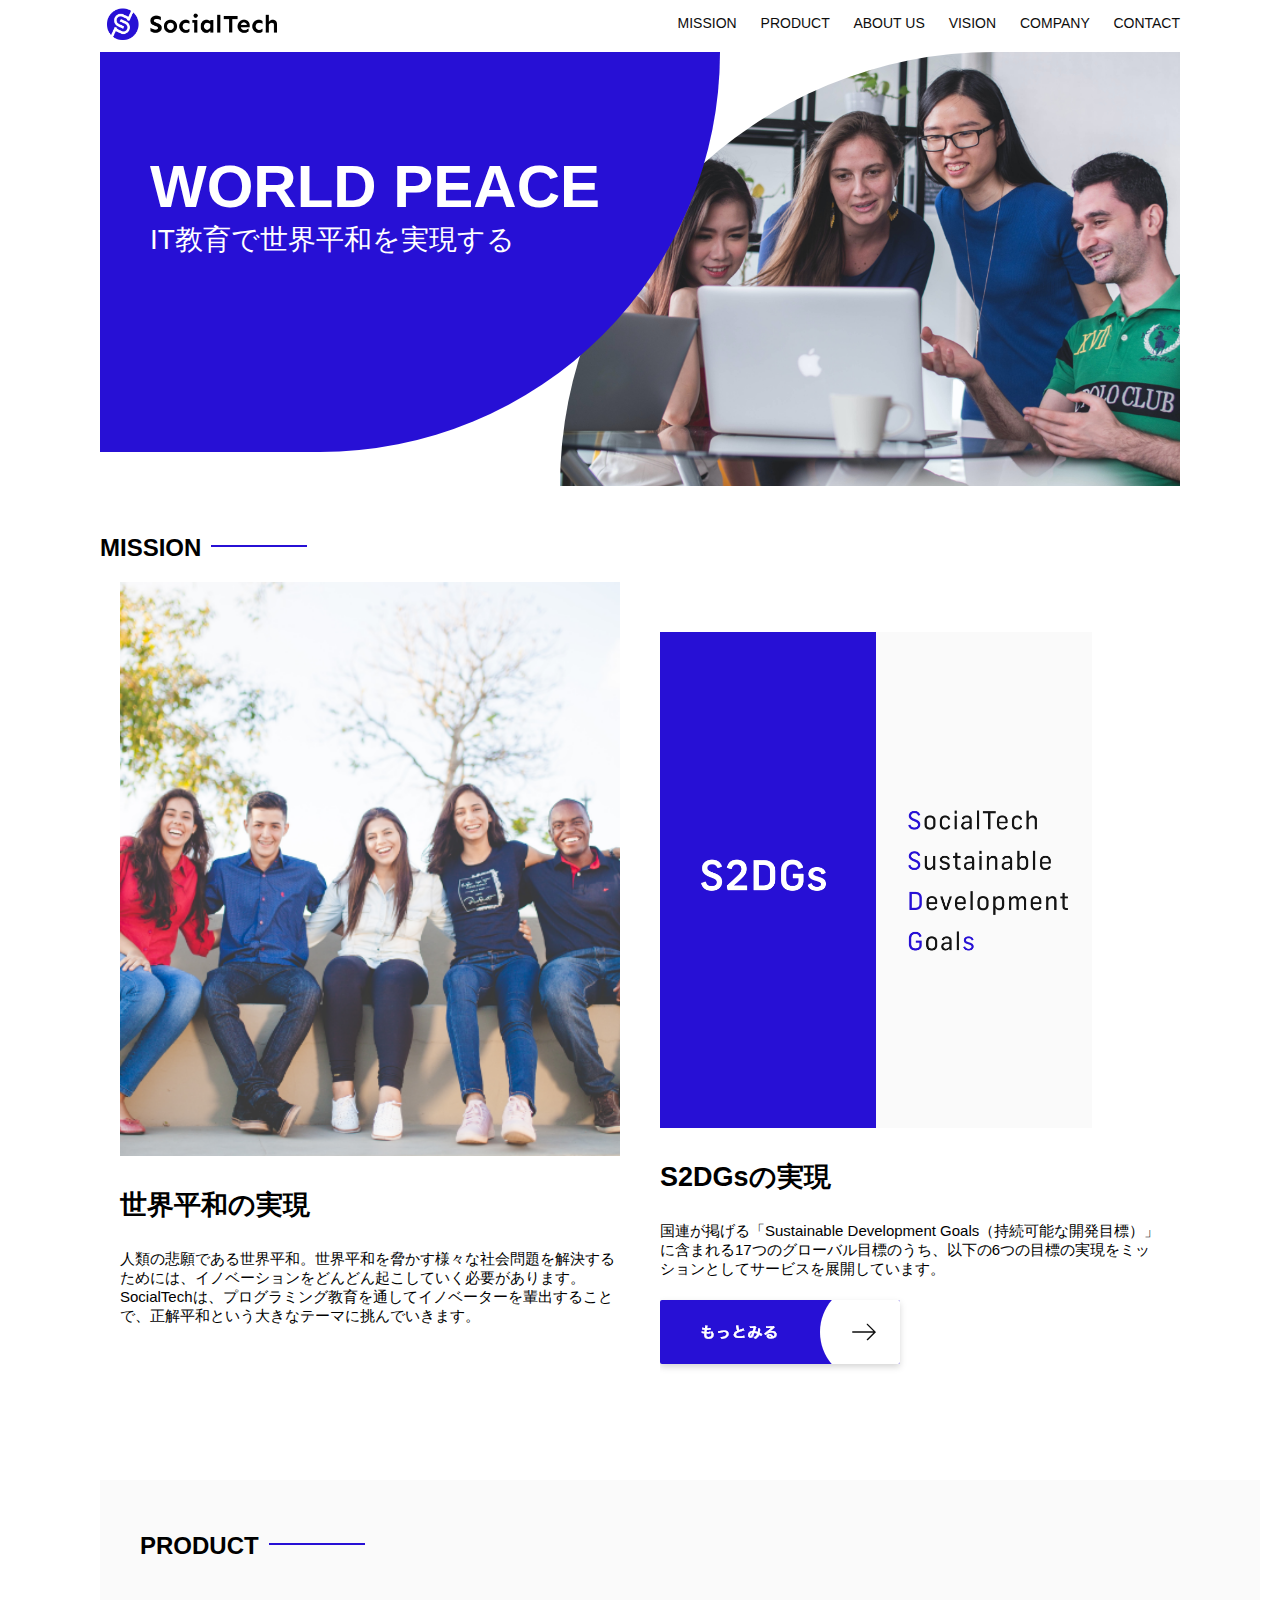
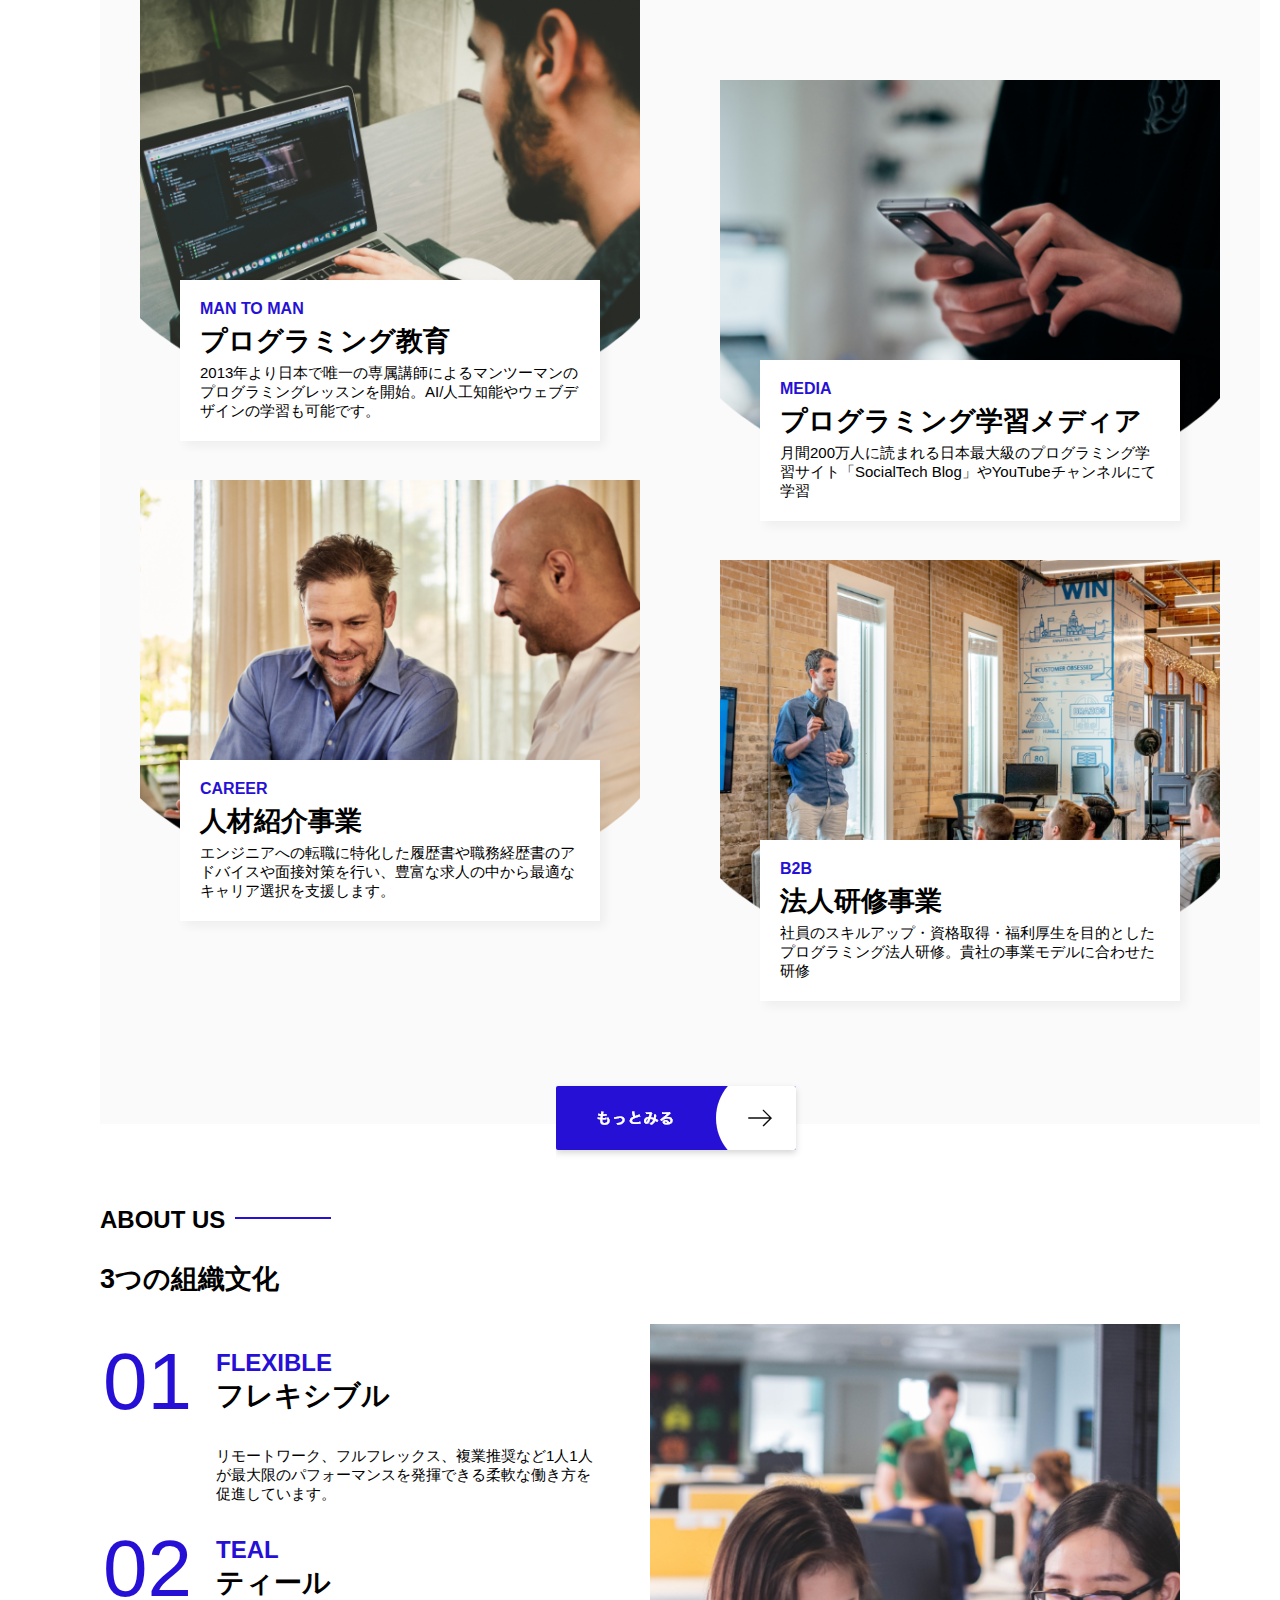
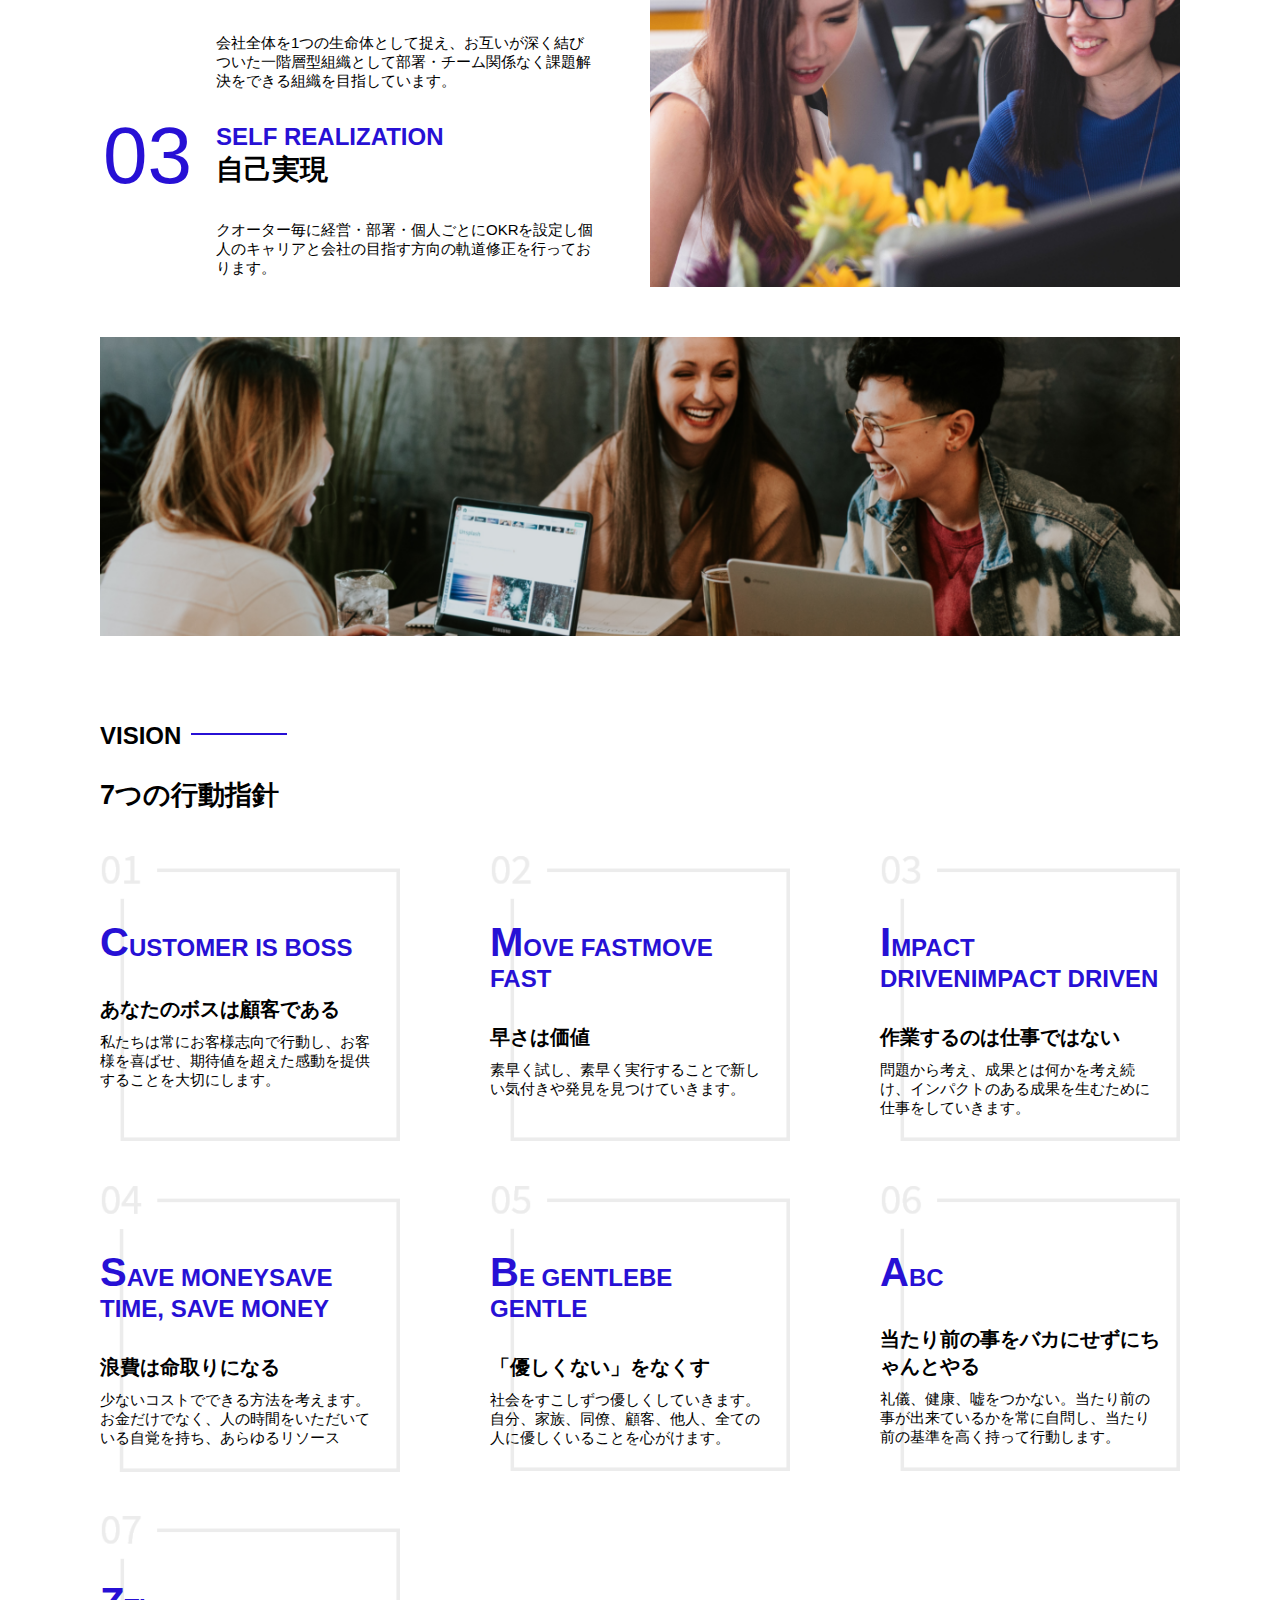
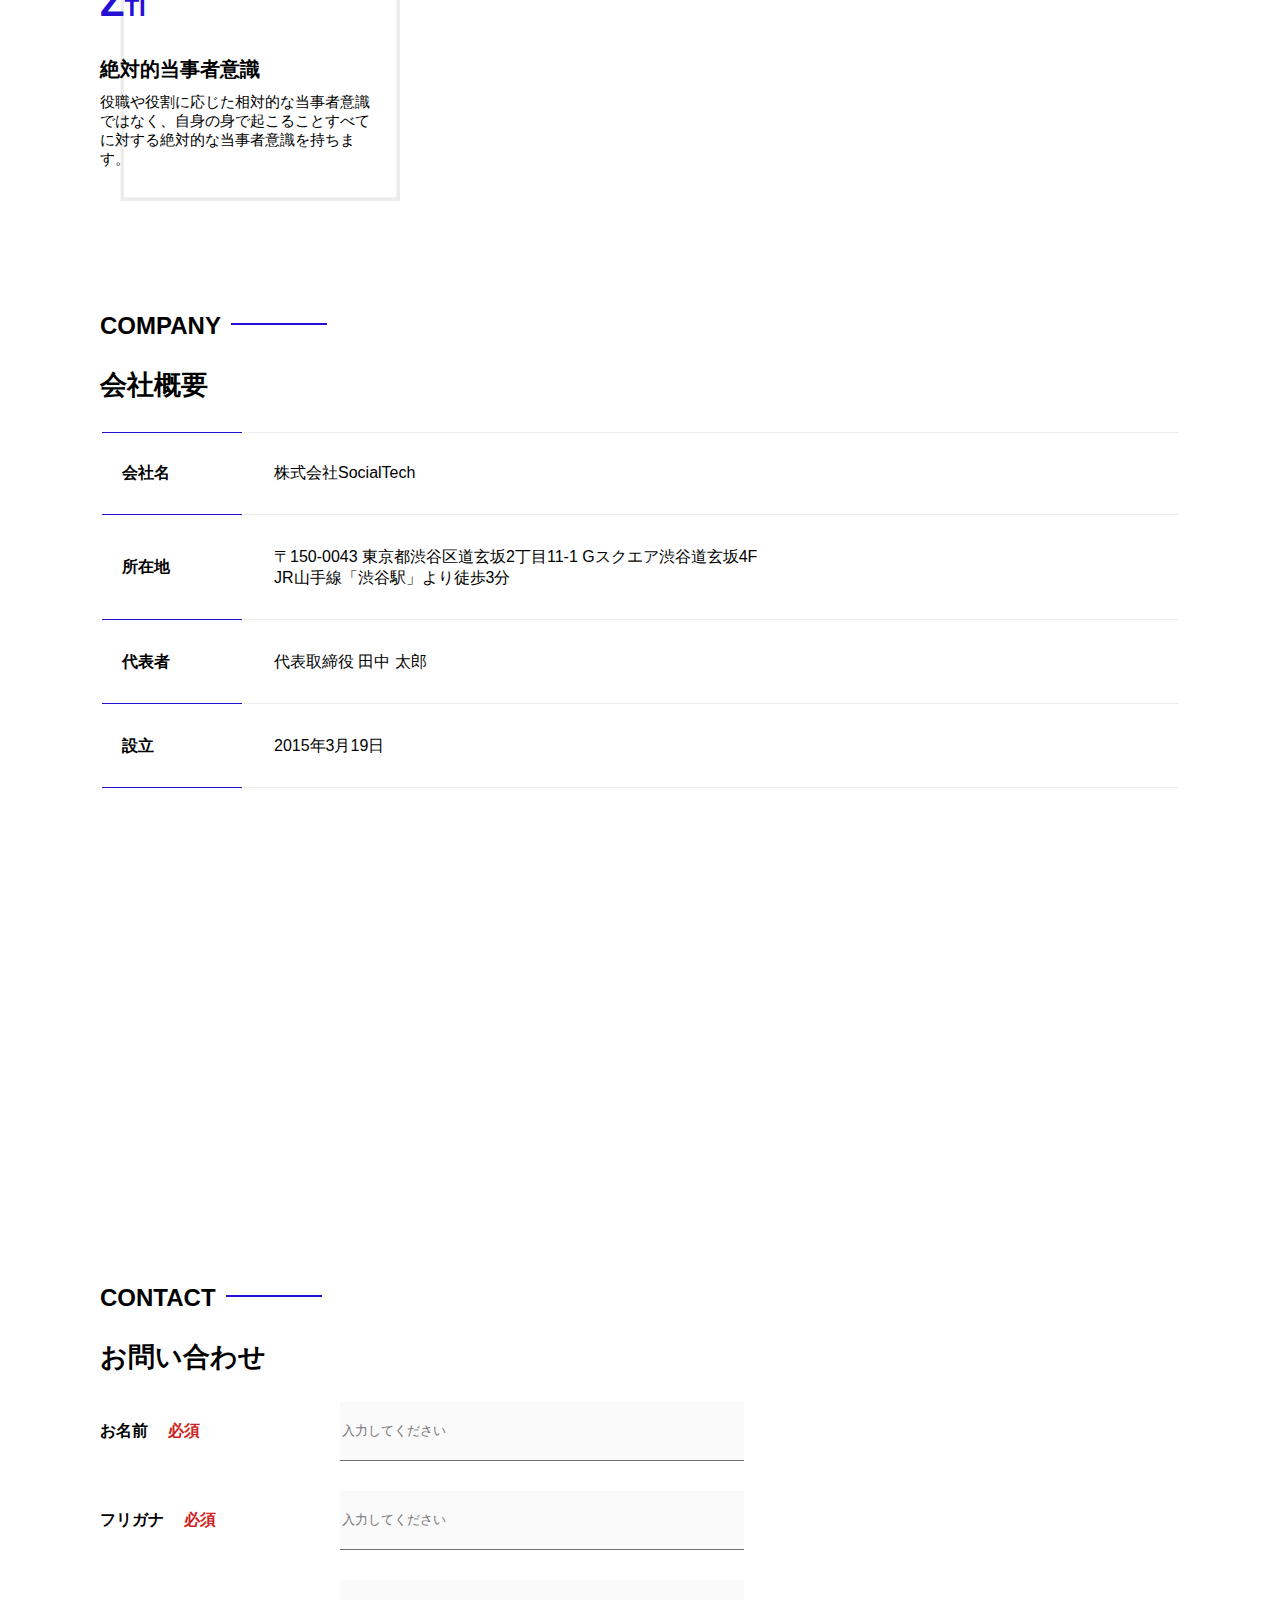
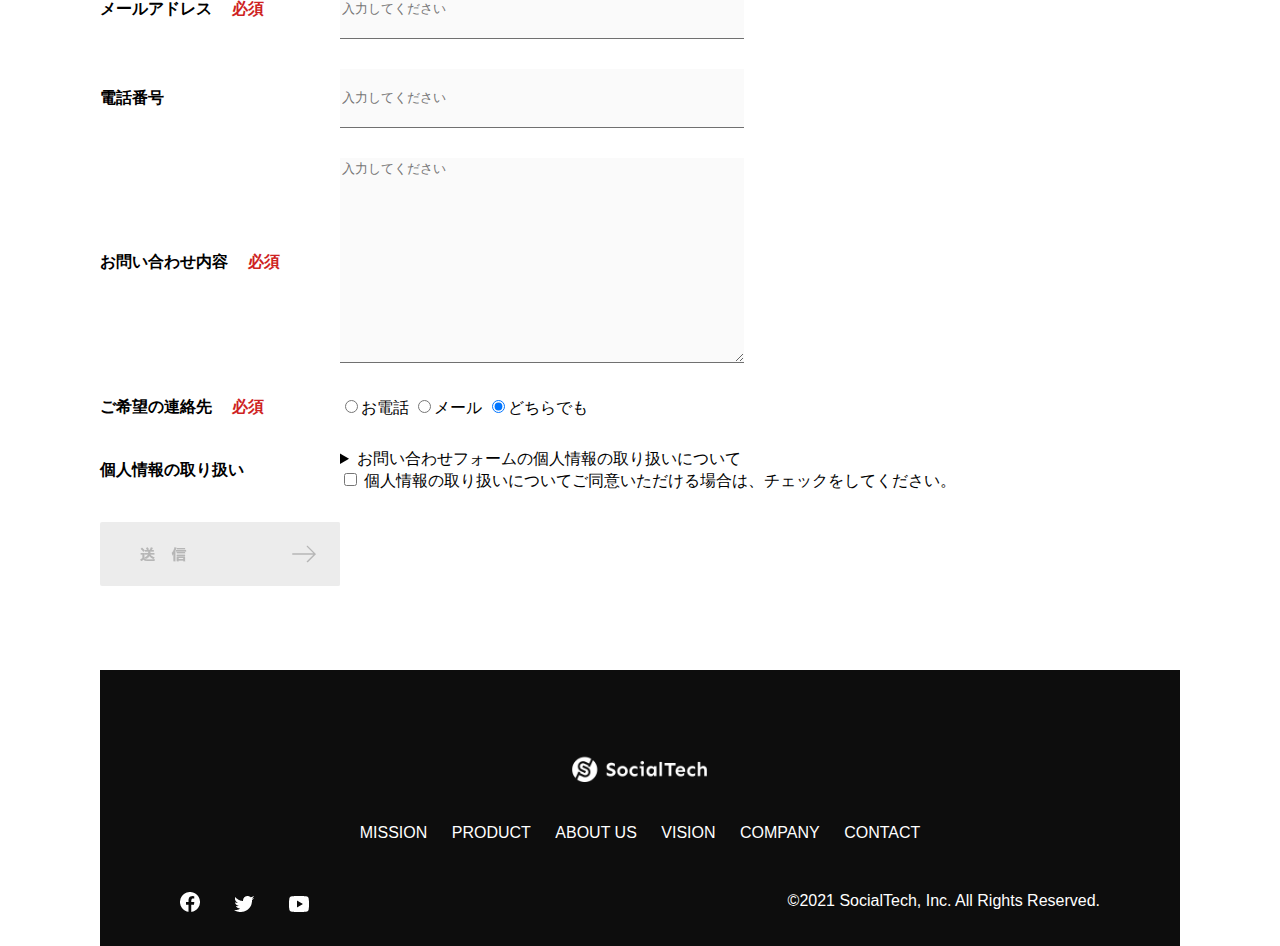
<file: index.html>
<!DOCTYPE html>
<html>
<head>
  <title>SocialTech</title>
  <meta charset="UTF-8">
  <meta name="description" content="SocialTechはEdTech業界のリーディングカンパニーを目指します。">
  <meta name="viewport" content="width=device-width, initial-scale=1.0">
    <!-- <meta name="twitter:card" content="Twitterカードの種類" />
    <meta name="twitter:site" content="Twitterのユーザー名" />
    <meta property="og:url" content="ページのURL" />
    <meta property="og:title" content="ページのタイトル" />
    <meta property="og:description" content="ページの説明文" />
    <meta property="og:image" content="画像のURL" />  -->
  <link rel="stylesheet" href="style.css">
</head>
<body>
  <!-- ヘッダー -->
  <header>
    <!-- ロゴ -->
    <a href="index.html" id="logo"><img src="images/logo.png" alt="トップページに戻る"></a>

    <!-- PC用ナビゲーション -->
    <nav id="nav-pc">
      <a href="mission.html">MISSION</a>
      <a href="product.html">PRODUCT</a>
      <a href="index.html#aboutus">ABOUT US</a>
      <a href="index.html#vision">VISION</a>
      <a href="index.html#company">COMPANY</a>
      <a href="index.html#contact">CONTACT</a>
    </nav>
    <!-- スマホ用メニューボタン -->
    <img src="images/button-menu.png" alt="ナビゲーションを開く" id="menu-sp" onclick="document.getElementById('nav-sp').style.display = 'block';">

    <!-- スマホ用ナビゲーション -->
    <nav id="nav-sp">
      <img src="images/button-close.png" alt="ナビゲーションを閉じる" id="close" onclick="document.getElementById('nav-sp').style.display = 'none'">
      <a href="index.html" id="logo-sp" onclick="document.getElementById('nav-sp').style.display = 'none'"><img src="images/logo-sp.png" alt="トップページに戻る"></a>
      <a href="mission.html" class="menu" onclick="document.getElementById('nav-sp').style.display = 'none'">MISSION</a>
      <a href="product.html" class="menu" onclick="document.getElementById('nav-sp').style.display = 'none'">PRODUCT</a>
      <a href="index.html#aboutus" class="menu" onclick="document.getElementById('nav-sp').style.display = 'none'">ABOUT US</a>
      <a href="index.html#vision" class="menu" onclick="document.getElementById('nav-sp').style.display = 'none'">VISION</a>
      <a href="index.html#company" class="menu" onclick="document.getElementById('nav-sp').style.display = 'none'">COMPANY</a>
      <a href="index.html#contact" class="menu" onclick="document.getElementById('nav-sp').style.display = 'none'">CONTACT</a>
      <div id="sns">
        <a href="https://sejuku2013https://www.facebook.com/sejuku2013"><img src="images/button-facebook.png" alt="facebookへのリンク"></a>
        <a href="https://samuraijukuhttps://twitter.com/samuraijuku"><img src="images/button-twitter.png" alt="twitterへのリンク"></a>
        <a href="https://www.youtube.com/channel/UCCFOQO5aDK0xXam4cUQXT8g"><img src="images/button-youtube.png" alt="youtubeへのリンク"></a>
      </div>
    </nav>
  </header>
  <main>
    <article>
      <!-- メインビジュアル -->
      <section id="main-visual">
        <div id="main-message">
          <h1>WORLD PEACE</h1>
          <p>IT教育で世界平和を実現する</p>
        </div>
        <img src="images/index/index-main.png" alt="PCの周りに集まる多国籍の仲間たち">
      </section>
      <!-- ミッション -->
      <section id="mission">
        <h2 class="index-h2">MISSION</h2>
        <div id="mission-flex">
          <div>
            <img id="mission-photo" src="images/index/index-mission.png" alt="屋外のベンチで写真を撮影する多国籍の仲間たち">
            <h3>世界平和の実現</h3>
            <p>人類の悲願である世界平和。世界平和を脅かす様々な社会問題を解決するためには、イノベーションをどんどん起こしていく必要があります。SocialTechは、プログラミング教育を通してイノベーターを輩出することで、正解平和という大きなテーマに挑んでいきます。</p>
          </div>
          <div>
            <img id="s2dgs" src="images/index/s2dgs.png" alt="S2DGs">
            <h3>S2DGsの実現</h3>
            <p>国連が掲げる「Sustainable Development Goals（持続可能な開発目標）」に含まれる17つのグローバル目標のうち、以下の6つの目標の実現をミッションとしてサービスを展開しています。</p>
            <a href="mission.html">
              <img src="images/button-more.png" alt="もっとみる">
            </a>
          </div>
        </div>
      </section>
      <!-- プロダクト -->
      <section id="product">
        <h2 class="index-h2">PRODUCT</h2>
        <div>
          <div id="product-left">
            <div>
              <img class="product-photo" src="images/index/index-mantoman.png" alt="PCでコードを書く男性">
              <div class="product-explain">
                <span>MAN TO MAN</span>
                <h3>プログラミング教育</h3>
                <p>2013年より日本で唯一の専属講師によるマンツーマンのプログラミングレッスンを開始。AI/人工知能やウェブデザインの学習も可能です。</p>
              </div>
            </div>
            <div>
              <img class="product-photo" src="images/index/index-career.png" alt="笑顔で話し合う2人の男性">
              <div class="product-explain">
                <span>CAREER</span>
                <h3>人材紹介事業</h3>
                <p>エンジニアへの転職に特化した履歴書や職務経歴書のアドバイスや面接対策を行い、豊富な求人の中から最適なキャリア選択を支援します。</p>
              </div>
            </div>
          </div>
          <div id="product-right">
            <div>
              <img class="product-photo" src="images/index/index-media.png" alt="スマートフォンを操作する人">
              <div class="product-explain">
                <span>MEDIA</span>
                <h3>プログラミング学習メディア</h3>
                <p>月間200万人に読まれる日本最大級のプログラミング学習サイト「SocialTech Blog」やYouTubeチャンネルにて学習</p>
              </div>
            </div>
            <div>
              <img class="product-photo" src="images/index/index-b2b.png" alt="講演中の男性とそれを聴く人々">
              <div class="product-explain">
                <span>B2B</span>
                <h3>法人研修事業</h3>
                <p>社員のスキルアップ・資格取得・福利厚生を目的としたプログラミング法人研修。貴社の事業モデルに合わせた研修</p>
              </div>
            </div>
          </div>
        </div>
        <div>
          <a id="product-more" href="product.html">
            <img src="images/button-more.png" alt="もっとみる">
          </a>
        </div>
      </section>
      <!-- ABOUT US -->
      <section id="aboutus">
        <h2 class="index-h2">ABOUT US</h2>
        <h3>3つの組織文化</h3>
        <div>
          <table class="culture-table">
            <tr>
              <td>
                <span class="culture-num">01</span>
              </td>
              <td>
                <span class="culture-en">FLEXIBLE</span>
                <span class="culture-jp">フレキシブル</span>
              </td>
            </tr>  
            <tr>  
              <td>
                <!-- 空き -->
              </td>
              <td>
                <p class="culture-description">リモートワーク、フルフレックス、複業推奨など1人1人が最大限のパフォーマンスを発揮できる柔軟な働き方を促進しています。</p>
              </td>
            </tr>
            <tr>
              <td>
                <span class="culture-num">02</span>
              </td>
              <td>
                <span class="culture-en">TEAL</span>
                <span class="culture-jp">ティール</span>
              </td>
              </td>
            </tr>  
            <tr>  
              <td>
                <!-- 空き -->
              </td>
              <td>
                <p class="culture-description">会社全体を1つの生命体として捉え、お互いが深く結びついた一階層型組織として部署・チーム関係なく課題解決をできる組織を目指しています。</p>
              </td>
            </tr>
            <tr>
              <td>
                <span class="culture-num">03</span>
              </td>
              <td>
                <span class="culture-en">SELF REALIZATION</span>
                <span class="culture-jp">自己実現</span>
              </td>
            </tr>
            <tr>
              <td>
                <!-- 空き -->
              </td>
              <td>
                <p class="culture-description">クオーター毎に経営・部署・個人ごとにOKRを設定し個人のキャリアと会社の目指す方向の軌道修正を行っております。</p>
              </td>
            </tr>
          </table>
          <img src="images/index/index-aboutus1.png" alt="笑顔で話し合う2人の女性" class="culture-img">
        </div>
        <img src="images/index/index-aboutus2.png" alt="笑顔で話し合う3人の男女" class="culture-img2">
      </section>
      <!-- VISION -->
      <section id="vision">
        <h2 class="index-h2">VISION</h2>
        <h3>7つの行動指針</h3>
        <div>
          <div class="vision-box">
            <img src="images/index/vision-01.png" alt="01">
            <span>
              <h4>CUSTOMER IS BOSS</h4>
              <h5>あなたのボスは顧客である</h5>
              <p>私たちは常にお客様志向で行動し、お客様を喜ばせ、期待値を超えた感動を提供することを大切にします。</p>
            </span>
          </div>
          <div class="vision-box">
            <img src="images/index/vision-02.png" alt="02">
            <span>
              <h4>MOVE FASTMOVE FAST</h4>
              <h5>早さは価値</h5>
              <p>素早く試し、素早く実行することで新しい気付きや発見を見つけていきます。</p>
            </span>
          </div>
          <div class="vision-box">
            <img src="images/index/vision-03.png" alt="03">
            <span>
              <h4>IMPACT DRIVENIMPACT DRIVEN</h4>
              <h5>作業するのは仕事ではない</h5>
              <p>問題から考え、成果とは何かを考え続け、インパクトのある成果を生むために仕事をしていきます。</p>
            </span>
          </div>
          <div class="vision-box">
            <img src="images/index/vision-04.png" alt="04">
            <span>
              <h4>SAVE MONEYSAVE TIME, SAVE MONEY</h4>
              <h5>浪費は命取りになる</h5>
              <p>少ないコストでできる方法を考えます。お金だけでなく、人の時間をいただいている自覚を持ち、あらゆるリソース</p>
            </span>
          </div>
          <div class="vision-box">
            <img src="images/index/vision-05.png" alt="05">
            <span>
              <h4>BE GENTLEBE GENTLE</h4>
              <h5>「優しくない」をなくす</h5>
              <p>社会をすこしずつ優しくしていきます。自分、家族、同僚、顧客、他人、全ての人に優しくいることを心がけます。</p>
            </span>
          </div>
          <div class="vision-box">
            <img src="images/index/vision-06.png" alt="06">
            <span>
              <h4>ABC</h4>
              <h5>当たり前の事をバカにせずにちゃんとやる</h5>
              <p>礼儀、健康、嘘をつかない。当たり前の事が出来ているかを常に自問し、当たり前の基準を高く持って行動します。</p>
            </span>
          </div>
          <div class="vision-box">
            <img src="images/index/vision-07.png" alt="07">
            <span>
              <h4>ZTI</h4>
              <h5>絶対的当事者意識</h5>
              <p>役職や役割に応じた相対的な当事者意識ではなく、自身の身で起こることすべてに対する絶対的な当事者意識を持ちます。</p>
            </span>
          </div>
        </div>
      </section>
      <!-- COMPANY -->
      <section id="company">
        <h2 class="index-h2">COMPANY</h2>
        <h3>会社概要</h3>
        <table id="company-table">
          <tr>
            <th class="tableheader-first">会社名</th>
            <td class="cell-first">株式会社SocialTech</td>
          </tr>
          <tr>
            <th class="tableheader">所在地</th>
            <td class="cell">〒150-0043 東京都渋谷区道玄坂2丁目11-1 Gスクエア渋谷道玄坂4F<br>JR山手線「渋谷駅」より徒歩3分</td>
          </tr>
          <tr>
            <th class="tableheader">代表者</th>
            <td class="cell">代表取締役 田中 太郎</td>
          </tr>
          <tr>
            <th class="tableheader">設立</th>
            <td class="cell">2015年3月19日</td>
          </tr>
        </table>
        <iframe src="https://www.google.com/maps/embed?pb=!1m18!1m12!1m3!1d3241.7759544852734!2d139.6940020153478!3d35.657891238858895!2m3!1f0!2f0!3f0!3m2!1i1024!2i768!4f13.1!3m3!1m2!1s0x60188caa0042e8d1%3A0xba130bea826a7aa2!2z44CSMTUwLTAwNDMg5p2x5Lqs6YO95riL6LC35Yy66YGT546E5Z2C77yS5LiB55uu77yR77yR4oiS77yR!5e0!3m2!1sja!2sjp!4v1661404517471!5m2!1sja!2sjp" width="600" height="450" style="border:0;" allowfullscreen="" loading="lazy" referrerpolicy="no-referrer-when-downgrade"></iframe>
      </section>
      <!-- お問い合わせフォーム -->
      <section id="contact">
        <h2 class="index-h2">CONTACT</h2>
        <h3>お問い合わせ</h3>
        <!-- STATIC FORMSのフォームタグ -->
        <form action="https://api.staticforms.xyz/submit" method="post">
          <input type="text" name="honeypot" style="display:none">
          <!-- STATIC FORMSのアクセスキー -->
          <input type="hidden" name="accessKey" value="19bdc43d-37d8-4457-bc65-77fecb6c67c5">
          <!-- メールのタイトル -->
          <input type="hidden" name="subject" value="お問い合わせフォーム">
          <!-- 送信先のアドレスをvalueに設定する -->
          <input type="hidden" name="replyTo" value="f-kawakami@typi.co.jp">
          <!-- リダイレクト後のURLは公開後のURLへリンクする -->
          <input type="hidden" name="redirectTo" value="">
          <div>
            <div class="contact-heading">
              <label class="contact-label">お名前<span class="contact-span">必須</span></label>
            </div>
            <div class="contact-form">
              <input type="text" name="name" placeholder="入力してください" class="contact-textbox">
            </div>
          </div>
          <div>
            <div class="contact-heading">
              <label class="contact-label">フリガナ<span class="contact-span">必須</span></label>
            </div>
            <div>
              <input type="text" name="furigana" placeholder="入力してください" class="contact-textbox">
            </div>
          </div>
          <div>
            <div class="contact-heading">
              <label class="contact-label">メールアドレス<span class="contact-span">必須</span></label>
            </div>
            <div>
              <input type="text" name="email" placeholder="入力してください" class="contact-textbox">
            </div>
          </div>
          <div>
            <div class="contact-heading">
              <label class="contact-label">電話番号</label>
            </div>
            <div>
              <input type="text" name="tel" placeholder="入力してください" class="contact-textbox">
            </div>
          </div>
          <div>
            <div class="contact-heading">
              <label class="contact-label">お問い合わせ内容<Span class="contact-span">必須</Span></label>
            </div>
            <div>
              <textarea name="message" class="contact-textarea" placeholder="入力してください"></textarea>
            </div>
          </div>
          <div>
            <div class="contact-heading">
              <label class="contact-label">ご希望の連絡先<span class="contact-span">必須</span></label>
            </div>
            <div>
              <input class="radiobutton" type="radio" value="tel" name="contact" checked><label>お電話</label>
              <input class="radiobutton" type="radio" value="mail" name="contact" checked><label>メール</label>
              <input class="radiobutton" type="radio" value="both" name="contact" checked><label>どちらでも</label>
            </div>
          </div>  
          <div>
          <div class="contact-heading">
            <label class="contact-label">個人情報の取り扱い</label>
          </div>
          <div>
            <details>
              <summary>お問い合わせフォームの個人情報の取り扱いについて</summary>
              <div>
                    <span>1．組織の名称又は氏名</span><br>
                      株式会社SocialTech<br><br>
                    <span>２．個人情報保護管理者（若しくはその代理人）の氏名又は職名、所属及び連絡先
                      鈴木 一郎 コーポレート部</span><br>
                      メールアドレス：support@socialtech.net <br>
                      TEL：03-xxxx-xxxx <br><br>
                    <span>３．個人情報の利用目的</span><br>
                      ・本サービス及び本サービスに関連する情報の提供又はそれらに関する連絡のため<br>
                      ・ユーザーの本人確認のため<br>
                      ・当社サービスのご案内のため<br>
                      ・当社の商品等の広告または宣伝（電子メールによるものを含むものとします。）<br><br>
                    <span>４．個人情報の取り扱い業務の委託</span><br>
                      個人情報の取扱業務の全部または一部を外部に業務委託する場合があります。<br>
                      その際、弊社は、個人情報を適切に保護できる管理体制を敷き実行していることを条件として<br>
                      委託先を厳選したうえで、機密保持契約を委託先と締結し、お客様の個人情報を厳密に管理させます。<br><br>
                    <span>５．個人情報の開示等の請求</span><br>
                      お客様は、弊社に対してご自身の個人情報の開示等（利用目的の通知、開示、内容の訂正・追加・削除、利用の停止または<br>
                      その際、弊社はお客様ご本人を確認させていただいたうえで、合理的な期間内に対応いたします。<br><br>
                      なお、個人情報に関する弊社問合わせ先は、次の通りです。<br><br>
                      株式会社SocialTech　個人情報問合せ窓口<br>
                      〒150-0043　東京都渋谷区道玄坂2丁目11-1 Ｇスクエア渋谷道玄坂 4F <br>
                      メールアドレス：support@socialtech.net　TEL：03-xxxx-xxxx <br><br>
                    <span>６．個人情報を提供されることの任意性について</span><br><br>
                      お客様がご自身の個人情報を弊社に提供されるか否かは、お客様のご判断によりますが、もしご提供されない場合には<br><br>
            </div>
            </details>
            <input type="checkbox" name="agree">
            <span>個人情報の取り扱いについてご同意いただける場合は、チェックをしてください。</span>
          </div>
          </div>
          <input type="image" value="Submit" src="images/button-submit.png" alt="送信する">
        </form>
      </section>
    </article>
    <footer>
      <div id="footer-logo">
        <img src="images/logo-sp.png" alt="SocialTech">
      </div>
      <div id="footer-link">
        <a href="mission.html">MISSION</a>
        <a href="product.html">PRODUCT</a>
        <a href="index.html#aboutus">ABOUT US</a>
        <a href="index.html#vision">VISION</a>
        <a href="index.html#company">COMPANY</a>
        <a href="index.html#contact">CONTACT</a>
      </div>
      <div id="sns-footer">
        <a href="https://sejuku2013https://www.facebook.com/sejuku2013"><img src="images/button-facebook.png" alt="facebookへのリンク"></a>
        <a href="https://samuraijukuhttps://twitter.com/samuraijuku"><img src="images/button-twitter.png" alt="twitterへのリンク"></a>
        <a href="https://www.youtube.com/channel/UCCFOQO5aDK0xXam4cUQXT8g"><img src="images/button-youtube.png" alt="youtubeへのリンク"></a>
        <span id="copyright">&copy;2021 SocialTech, Inc. All Rights Reserved.</span>
      </div>
    </footer>
  </main>
</body>
</html>
</file>
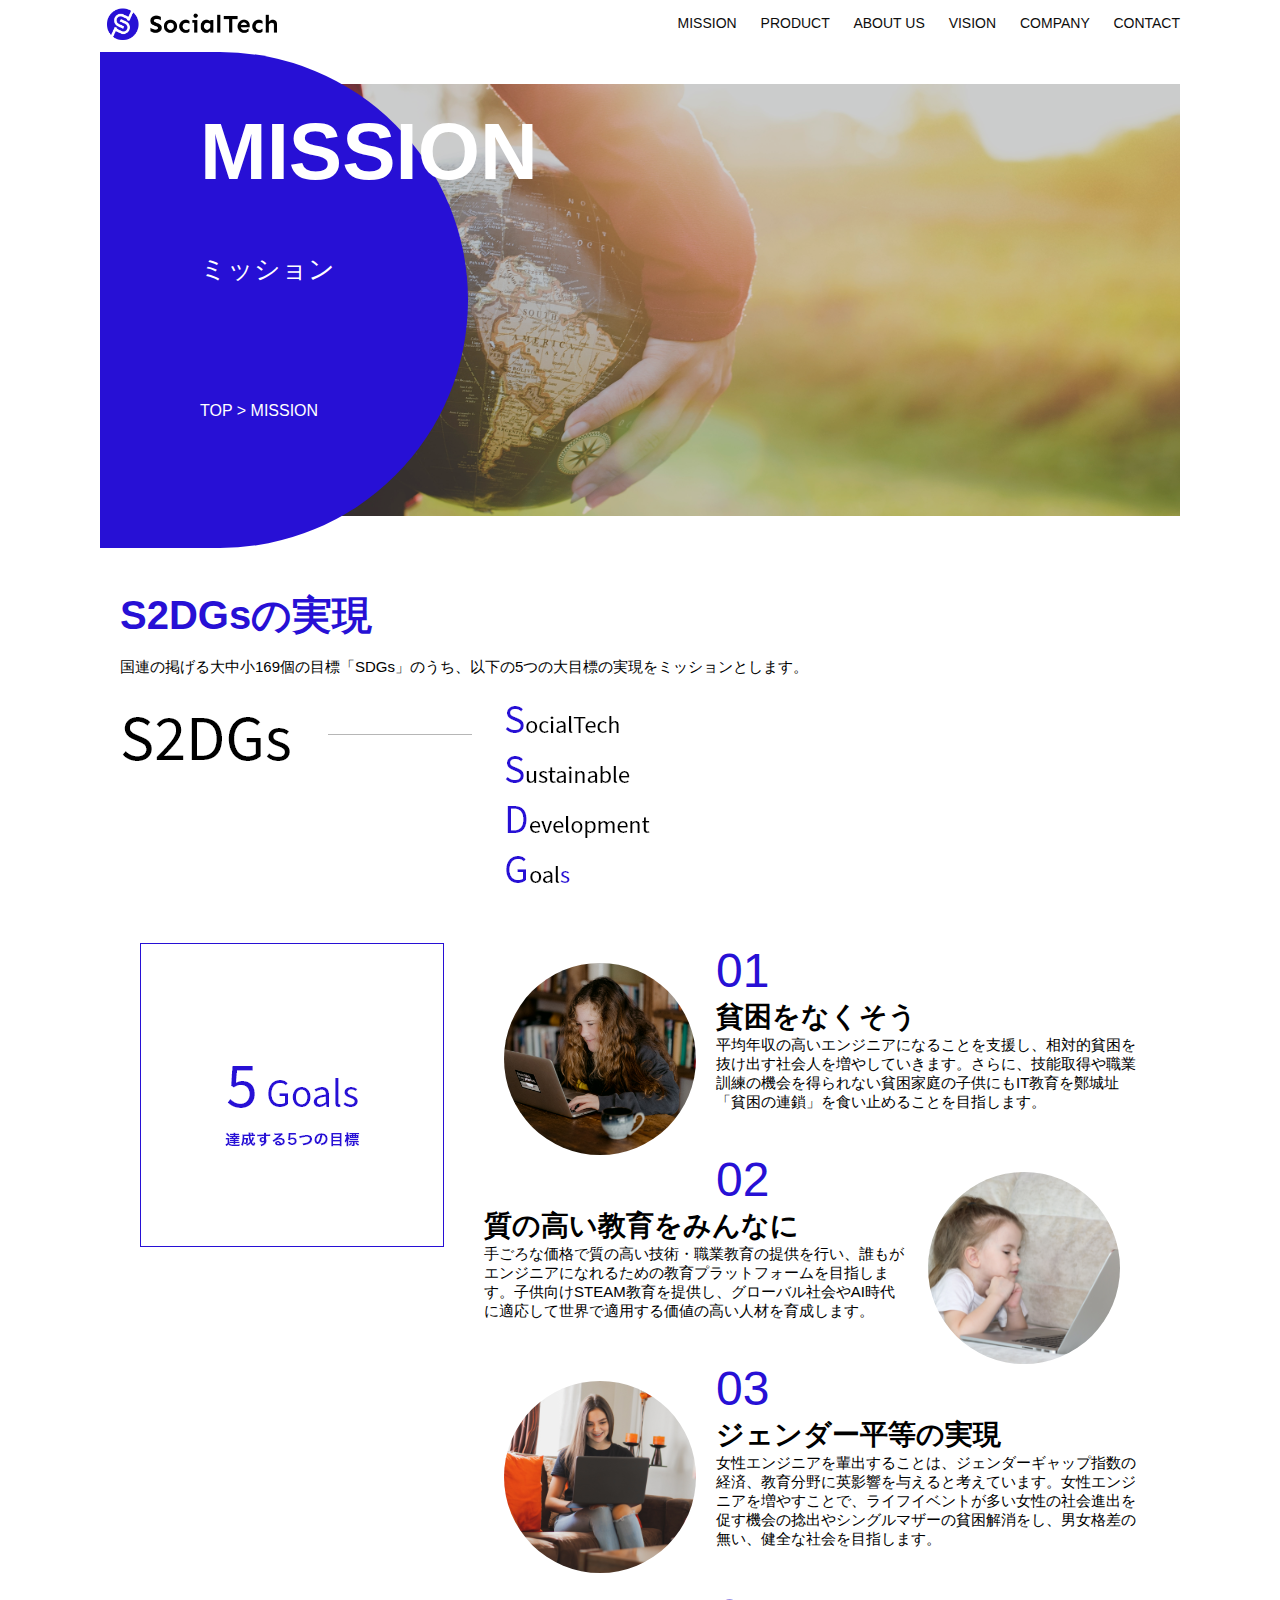
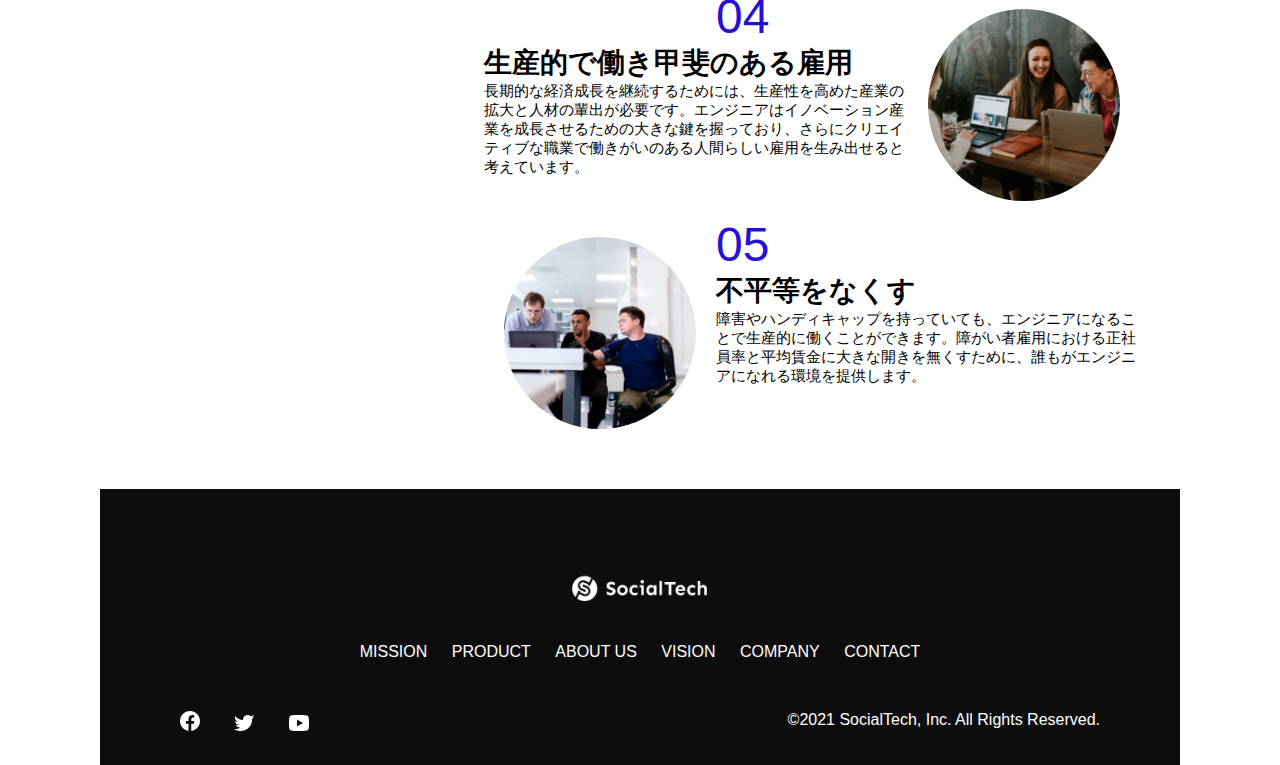
<file: mission.html>
<!DOCTYPE html>
<html>
<head>
  <title>SocialTech - MISSION ミッション -</title>
  <meta charset="UTF-8">
  <meta name="description" content="SocialTechが目指す5つの目標(S2DGs)を紹介します">
  <meta name="viewport" content="width=device-width, initial-scale=1.0">
  <link rel="stylesheet" href="style.css">
</head>
<body>
  <!-- ヘッダー -->
  <header>
    <!-- ロゴ -->
    <a href="index.html" id="logo"><img src="images/logo.png" alt="トップページに戻る"></a>

    <!-- PC用ナビゲーション -->
    <nav id="nav-pc">
      <a href="mission.html">MISSION</a>
      <a href="product.html">PRODUCT</a>
      <a href="index.html#aboutus">ABOUT US</a>
      <a href="index.html#vision">VISION</a>
      <a href="index.html#company">COMPANY</a>
      <a href="index.html#contact">CONTACT</a>
    </nav>
    <!-- スマホ用メニューボタン -->
    <img src="images/button-menu.png" alt="ナビゲーションを開く" id="menu-sp" onclick="document.getElementById('nav-sp').style.display = 'block';">

    <!-- スマホ用ナビゲーション -->
    <nav id="nav-sp">
      <img src="images/button-close.png" alt="ナビゲーションを閉じる" id="close" onclick="document.getElementById('nav-sp').style.display = 'none'">
      <a href="index.html" id="logo-sp" onclick="document.getElementById('nav-sp').style.display = 'none'"><img src="images/logo-sp.png" alt="トップページに戻る"></a>
      <a href="mission.html" class="menu" onclick="document.getElementById('nav-sp').style.display = 'none'">MISSION</a>
      <a href="product.html" class="menu" onclick="document.getElementById('nav-sp').style.display = 'none'">PRODUCT</a>
      <a href="index.html#aboutus" class="menu" onclick="document.getElementById('nav-sp').style.display = 'none'">ABOUT US</a>
      <a href="index.html#vision" class="menu" onclick="document.getElementById('nav-sp').style.display = 'none'">VISION</a>
      <a href="index.html#company" class="menu" onclick="document.getElementById('nav-sp').style.display = 'none'">COMPANY</a>
      <a href="index.html#contact" class="menu" onclick="document.getElementById('nav-sp').style.display = 'none'">CONTACT</a>
      <div id="sns">
        <a href="https://sejuku2013https://www.facebook.com/sejuku2013"><img src="images/button-facebook.png" alt="facebookへのリンク"></a>
        <a href="https://samuraijukuhttps://twitter.com/samuraijuku"><img src="images/button-twitter.png" alt="twitterへのリンク"></a>
        <a href="https://www.youtube.com/channel/UCCFOQO5aDK0xXam4cUQXT8g"><img src="images/button-youtube.png" alt="youtubeへのリンク"></a>
      </div>
    </nav>
  </header>
  <main>
    <article>
      <section id="mission-main">
        <div id="mission-title">
          <h1>MISSION</h1>
          <span>ミッション</span>
          <div>TOP > MISSION</div>
        </div>
      </section>
       <section id="mission-s2dgs">
        <h2 class="mission-h2">S2DGsの実現</h2>
        <p>国連の掲げる大中小169個の目標「SDGs」のうち、以下の5つの大目標の実現をミッションとします。</p>
        <img src="images/mission/mission-s2dgs.png" alt="S2DGs">
       </section>
       <section id="mission-5goals">
        <div>
          <img src="images/mission/mission-5goals.png"  alt="5goals" id="s2dgs-image">
        </div>
        <div>
          <div>
            <img src="images/mission/mission-5goals01.png" alt="PCを操作する女の子" class="fivegoals-image-left">
            <span class="fivegoals-number">01</span>
            <h3 class="fivegoals-h3">貧困をなくそう</h3>
            <p class="fivegoals-p">
              平均年収の高いエンジニアになることを支援し、相対的貧困を抜け出す社会人を増やしていきます。さらに、技能取得や職業訓練の機会を得られない貧困家庭の子供にもIT教育を鄭城址「貧困の連鎖」を食い止めることを目指します。
            </p>
          </div>

          <div>
            <img src="images/mission/mission-5goals02.png" alt="PCを操作する女の子" class="fivegoals-image-right">
            <span class="fivegoals-number">02</span>
            <h3 class="fivegoals-h3">質の高い教育をみんなに</h3>
            <p class="fivegoals-p">
              手ごろな価格で質の高い技術・職業教育の提供を行い、誰もがエンジニアになれるための教育プラットフォームを目指します。子供向けSTEAM教育を提供し、グローバル社会やAI時代に適応して世界で適用する価値の高い人材を育成します。
            </p>
          </div>
          <div>
            <img src="images/mission/mission-5goals03.png" alt="PCを見つめる女性" class="fivegoals-image-left">
            <span class="fivegoals-number">03</span>
            <h3 class="fivegoals-h3">ジェンダー平等の実現</h3>
            <p class="fivegoals-p">
              女性エンジニアを輩出することは、ジェンダーギャップ指数の経済、教育分野に英影響を与えると考えています。女性エンジニアを増やすことで、ライフイベントが多い女性の社会進出を促す機会の捻出やシングルマザーの貧困解消をし、男女格差の無い、健全な社会を目指します。
            </p>
          </div>
          <div>
            <img src="images/mission/mission-5goals04.png" alt="笑顔で話し合う3人の男女" class="fivegoals-image-right">
            <span class="fivegoals-number">04</span>
            <h3 class="fivegoals-h3">生産的で働き甲斐のある雇用</h3>
            <p class="fivegoals-p">
              長期的な経済成長を継続するためには、生産性を高めた産業の拡大と人材の輩出が必要です。エンジニアはイノベーション産業を成長させるための大きな鍵を握っており、さらにクリエイティブな職業で働きがいのある人間らしい雇用を生み出せると考えています。
            </p>
          </div>
          <div>
            <img src="images/mission/mission-5goals05.png" alt="障害を持つ男性が生き生きと" class="fivegoals-image-left">
            <span class="fivegoals-number">05</span>
            <h3 class="fivegoals-h3">不平等をなくす</h3>
            <p class="fivegoals-p">
              障害やハンディキャップを持っていても、エンジニアになることで生産的に働くことができます。障がい者雇用における正社員率と平均賃金に大きな開きを無くすために、誰もがエンジニアになれる環境を提供します。
            </p>
          </div>

        </div>
       </section>
    </article>
    <footer>
      <div id="footer-logo">
        <img src="images/logo-sp.png" alt="SocialTech">
      </div>
      <div id="footer-link">
        <a href="mission.html">MISSION</a>
        <a href="product.html">PRODUCT</a>
        <a href="index.html#aboutus">ABOUT US</a>
        <a href="index.html#vision">VISION</a>
        <a href="index.html#company">COMPANY</a>
        <a href="index.html#contact">CONTACT</a>
      </div>
      <div id="sns-footer">
        <a href="https://sejuku2013https://www.facebook.com/sejuku2013"><img src="images/button-facebook.png" alt="facebookへのリンク"></a>
        <a href="https://samuraijukuhttps://twitter.com/samuraijuku"><img src="images/button-twitter.png" alt="twitterへのリンク"></a>
        <a href="https://www.youtube.com/channel/UCCFOQO5aDK0xXam4cUQXT8g"><img src="images/button-youtube.png" alt="youtubeへのリンク"></a>
        <span id="copyright">&copy;2021 SocialTech, Inc. All Rights Reserved.</span>
      </div>
    </footer>
  </main>
</body>
</html>
</file>
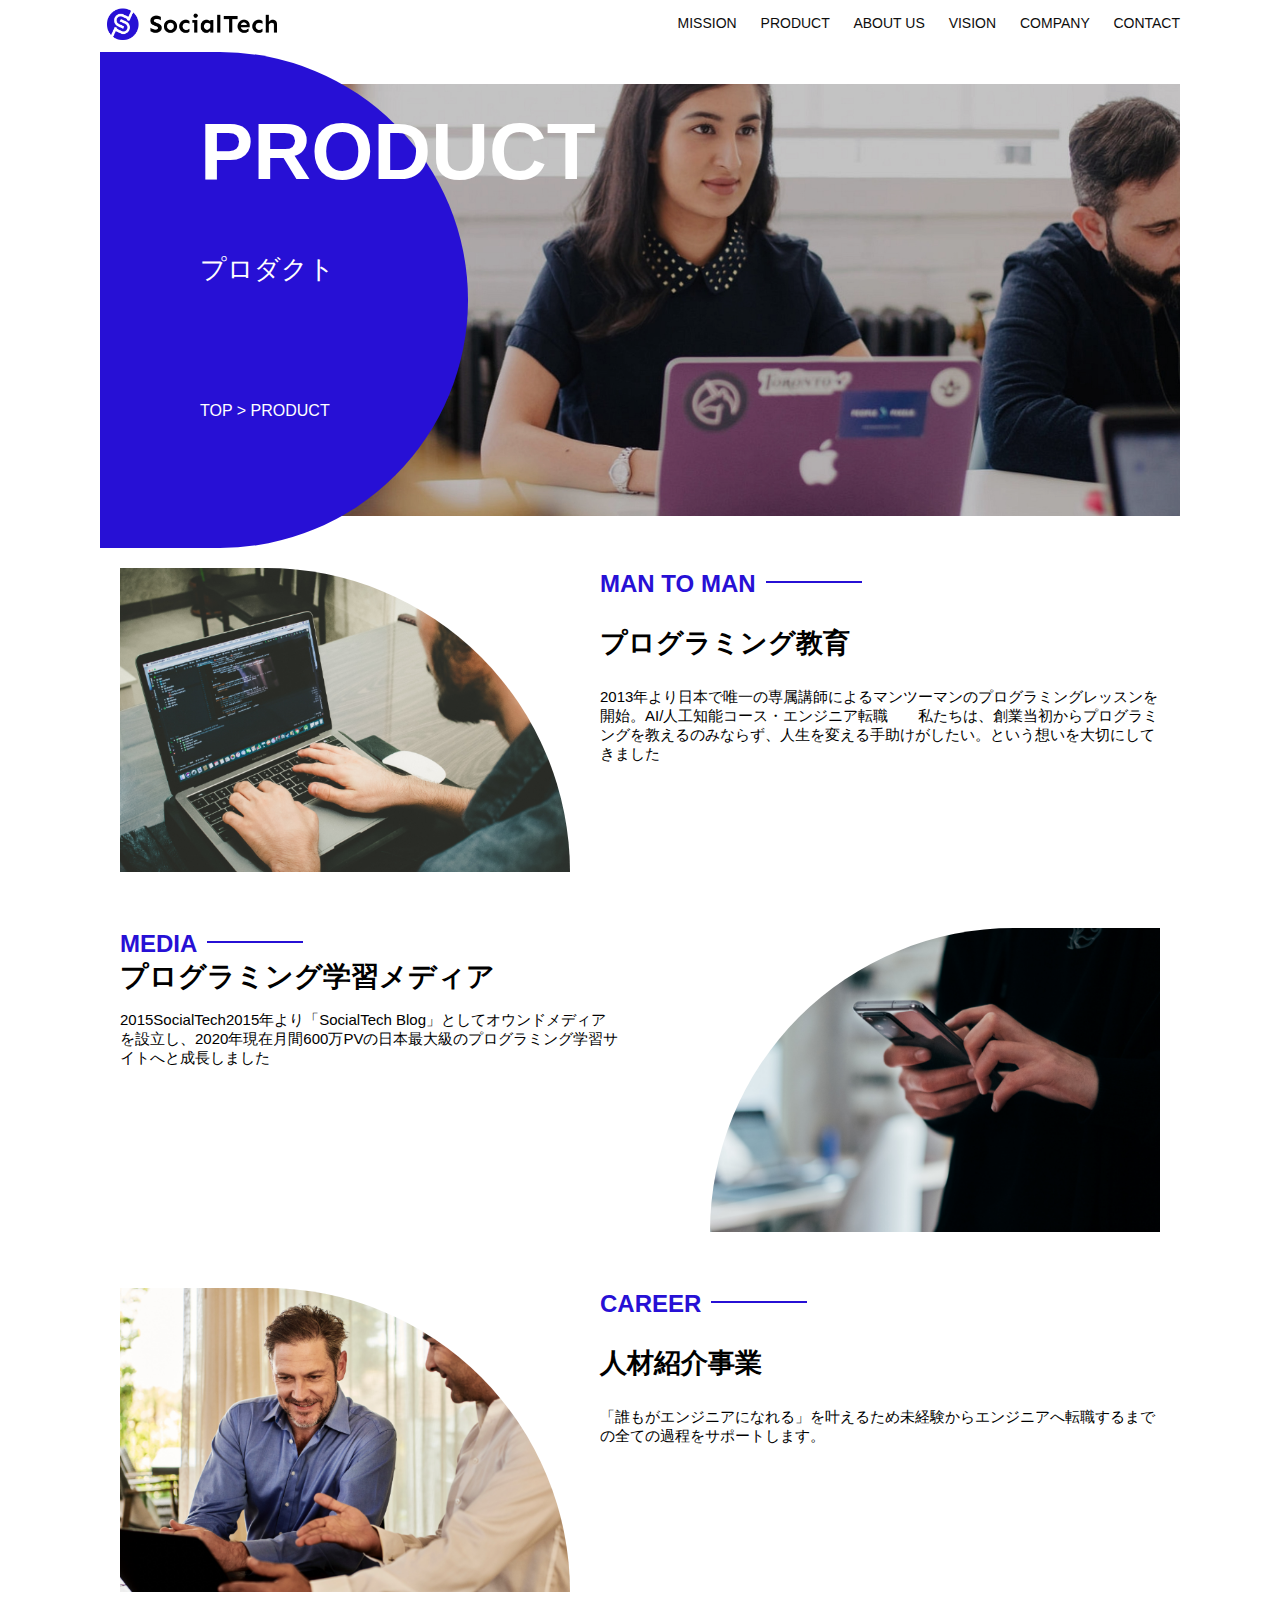
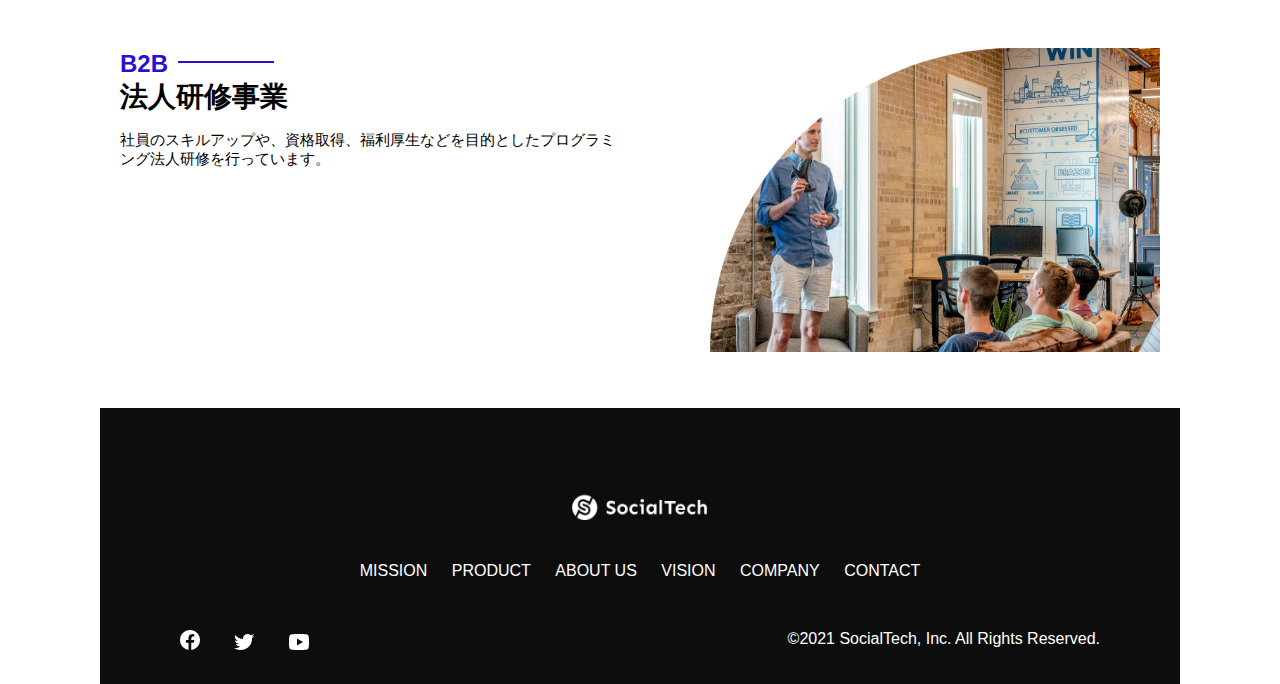
<file: product.html>
<!DOCTYPE html>
<html>
<head>
  <title>SocialTech -PRODUCT プロダクト</title>
  <meta charset="UTF-8">
  <meta name="description" content="SocialTechの4つのプロダクトを紹介します">
  <meta name="viewport" content="width=device-width, initial-scale=1.0">
  <link rel="stylesheet" href="style.css">
</head>
<body>
  <!-- ヘッダー -->
  <header>
    <!-- ロゴ -->
    <a href="index.html" id="logo"><img src="images/logo.png" alt="トップページに戻る"></a>

    <!-- PC用ナビゲーション -->
    <nav id="nav-pc">
      <a href="mission.html">MISSION</a>
      <a href="product.html">PRODUCT</a>
      <a href="index.html#aboutus">ABOUT US</a>
      <a href="index.html#vision">VISION</a>
      <a href="index.html#company">COMPANY</a>
      <a href="index.html#contact">CONTACT</a>
    </nav>
    <!-- スマホ用メニューボタン -->
    <img src="images/button-menu.png" alt="ナビゲーションを開く" id="menu-sp" onclick="document.getElementById('nav-sp').style.display = 'block';">

    <!-- スマホ用ナビゲーション -->
    <nav id="nav-sp">
      <img src="images/button-close.png" alt="ナビゲーションを閉じる" id="close" onclick="document.getElementById('nav-sp').style.display = 'none'">
      <a href="index.html" id="logo-sp" onclick="document.getElementById('nav-sp').style.display = 'none'"><img src="images/logo-sp.png" alt="トップページに戻る"></a>
      <a href="mission.html" class="menu" onclick="document.getElementById('nav-sp').style.display = 'none'">MISSION</a>
      <a href="product.html" class="menu" onclick="document.getElementById('nav-sp').style.display = 'none'">PRODUCT</a>
      <a href="index.html#aboutus" class="menu" onclick="document.getElementById('nav-sp').style.display = 'none'">ABOUT US</a>
      <a href="index.html#vision" class="menu" onclick="document.getElementById('nav-sp').style.display = 'none'">VISION</a>
      <a href="index.html#company" class="menu" onclick="document.getElementById('nav-sp').style.display = 'none'">COMPANY</a>
      <a href="index.html#contact" class="menu" onclick="document.getElementById('nav-sp').style.display = 'none'">CONTACT</a>
      <div id="sns">
        <a href="https://sejuku2013https://www.facebook.com/sejuku2013"><img src="images/button-facebook.png" alt="facebookへのリンク"></a>
        <a href="https://samuraijukuhttps://twitter.com/samuraijuku"><img src="images/button-twitter.png" alt="twitterへのリンク"></a>
        <a href="https://www.youtube.com/channel/UCCFOQO5aDK0xXam4cUQXT8g"><img src="images/button-youtube.png" alt="youtubeへのリンク"></a>
      </div>
    </nav>
  </header>
  <main>
    <article>
      <section id="product-main">
        <div id="product-title">
          <h1>PRODUCT</h1>
          <span>プロダクト</span>
          <div>TOP > PRODUCT</div>
        </div>
      </section>
      <section class="product-section1">
        <img src="images/product/product-mantoman.png" alt="PCでコードを書く男性">
        <div>
          <h2 class="product-h2" >MAN TO MAN</h2>
          <h3>プログラミング教育</h3>
          <p>
            2013年より日本で唯一の専属講師によるマンツーマンのプログラミングレッスンを開始。AI/人工知能コース・エンジニア転職　　私たちは、創業当初からプログラミングを教えるのみならず、人生を変える手助けがしたい。という想いを大切にしてきました
          </p>
        </div>
      </section>
      <section class="product-section2">
        <div>
          <h2 class="product-h2">MEDIA</h2>
          <h3 class="product-h3">プログラミング学習メディア</h3>
          <p>
            2015SocialTech2015年より「SocialTech Blog」としてオウンドメディアを設立し、2020年現在月間600万PVの日本最大級のプログラミング学習サイトへと成長しました
          </p>
        </div>
        <img src="images/product/product-media.png" alt="スマートフォンを操作する人">
      </section>
      <section class="product-section1">
        <img src="images/product/product-career.png" alt="笑顔で話し合う2人の男性">
        <div>
          <h2 class="product-h2" >CAREER</h2>
          <h3>人材紹介事業</h3>
          <p>
            「誰もがエンジニアになれる」を叶えるため未経験からエンジニアへ転職するまでの全ての過程をサポートします。
          </p>
        </div>
      </section>
      <section class="product-section2">
        <div>
          <h2 class="product-h2">B2B</h2>
          <h3 class="product-h3">法人研修事業</h3>
          <p>
            社員のスキルアップや、資格取得、福利厚生などを目的としたプログラミング法人研修を行っています。
          </p>
        </div>
        <img src="images/product/product-b2b.png" alt="講演中の男性とそれを聴く人々">
      </section>

    </article>
    <footer>
      <div id="footer-logo">
        <img src="images/logo-sp.png" alt="SocialTech">
      </div>
      <div id="footer-link">
        <a href="mission.html">MISSION</a>
        <a href="product.html">PRODUCT</a>
        <a href="index.html#aboutus">ABOUT US</a>
        <a href="index.html#vision">VISION</a>
        <a href="index.html#company">COMPANY</a>
        <a href="index.html#contact">CONTACT</a>
      </div>
      <div id="sns-footer">
        <a href="https://sejuku2013https://www.facebook.com/sejuku2013"><img src="images/button-facebook.png" alt="facebookへのリンク"></a>
        <a href="https://samuraijukuhttps://twitter.com/samuraijuku"><img src="images/button-twitter.png" alt="twitterへのリンク"></a>
        <a href="https://www.youtube.com/channel/UCCFOQO5aDK0xXam4cUQXT8g"><img src="images/button-youtube.png" alt="youtubeへのリンク"></a>
        <span id="copyright">&copy;2021 SocialTech, Inc. All Rights Reserved.</span>
      </div>
    </footer>
  </main>
</body>
</html>
</file>
<file: style.css>
/* PC、スマホ共通スタイル */
body {
  font-family: "Source Sans Pro", "Hiragino Kaku Gothic ProN", Meiryo, Arial, sans-serif;
}

p {
  font-size: 15px;
}

/* ==================
PC用のスタイル
================== */
@media screen and (min-width: 768px) {

    /* 横幅設定 */
  body {
    max-width: 1080px;
    min-width: 960px;
    margin: 0 auto 0 auto;
  }

  /* ヘッダー */
  header {
    display: flex;
    justify-content: space-between;
  }

  /* ナビゲーションのレイアウト */
  #nav-pc {
    text-align: right;
    font-size: 14px;
    padding-top: 15px;
  }

  /* ナビゲーションリンクの装飾設定 */
  #nav-pc > a {
    text-decoration: none;
    margin-left: 20px;
  }
  #nav-pc > a:link {
    color: #0d0d0d;
  }
  #nav-pc > a:visited {
    color: #0d0d0d;
  }
  #nav-pc > a:hover {
    color: #0d0d0d;
    text-decoration: underline;
  }
  #nav-pc > a:active {
    color: #0d0d0d;
  }

  /* スマートフォン用ナビゲーションを非表示 */
  #nav-sp,
  #menu-sp {
    display: none;
  }

  /* メインビジュアル */
  #main-visual {
    position: relative;
    height: 400px;
  }
  #main-visual>img {
    max-width: 620px;
    border-radius: 476px 0 0 0;
    position: absolute;
    top: 0;
    right: 0;
    z-index: 10;
  }
  #main-message {
    position: absolute;
    top: 0;
    left: 0;
    background-color: #2710d5;
    color: #ffffff;
    border-radius: 0 0 476px 0;
    width: 100%;
    height: 100%;
    max-width: 620px;
    z-index: 11;
  }
  #main-message>h1 {
    font-size: 60px;
    font-weight: bold;
    margin: 100px 0 0 50px; 
  }
  #main-message>p {
    font-size: 28px;
    margin: 0 0 0 50px;  
  }

  /* 見出し */
  h2 {
    margin: 40px 0 0 0;
  }

  h2::after {
    content: url("images/line.png");
    margin-left: 10px;
  }

  h3 {
    font-size: 27px;
  }

  /* ミッション */
  #mission {
    margin: 80px auto 80px auto;
    width: 100%;
  }

  #mission-flex {
    width: 100%;
    display: flex;
  }

  #mission-flex > div {
    width: 50%;
    margin: 20px;
  }

  #mission-photo {
    width: 100%;
  }

  #s2dgs {
    margin-top: 50px;
  }

  /* プロダクト */
  #product {
    background-color: #fafafa;
    width: 100%;
    margin: 80px 0 80px 0;
    padding: 10px 40px 0 40px;
  }

  /* 外枠 */
  #product > div {
    margin-top: 40px;
    display: flex;
  }

  /* 左のカラム */
  #product-left {
    width: 50%;
    margin-right: 20px;
  }

  /* 右のカラム */
  #product-right {
    width: 50%;
    margin-left: 20px;
    margin-top: 80px;
  }

  /* 画像＋説明の枠 */
  #product-left > div {
    position: relative;
    height: 480px;
    margin-right: 20px;
  }

  #product-right > div {
    position: relative;
    height: 480px;
    margin-left: 20px;
  }

  /* 画像 */
  .product-photo {
    width: 100%;
  }

  /* 説明文の枠 */
  .product-explain {
    background-color: #ffffff;
    position: absolute;
    left: 0;
    top: 280px;
    margin: 0 40px 0 40px;
    padding: 20px;
    box-shadow: 5px 5px 10px rgba(0, 0, 0, 0.05);
  }

  /* 説明文の英語 */
  .product-explain > span {
    color: #2710d5;
    font-weight: bold;
    font-size: 16px;
    margin: 0;
  }

  /* 説明文の見出し */
  .product-explain > h3 {
    margin: 5px 0 5px 0;
  }

  /* 説明文 */
  .product-explain > p {
    margin: 0;
  }

  /* もっとみるボタン */
  #product-more {
    margin: 0 auto -42px auto;
  }

  /* ABOUT US */
  #aboutus {
    margin: 80px auto 80px auto;
  }

  #aboutus > div {
    display: flex;
  }

  .culture-img {
    width: 100%;
    align-self: flex-start;
  }

  .culture-img2 {
    margin-top: 50px;
    width: 100%;
  }

  /* 3つの組織文化の表 */
  .culture-table {
    max-width: 500px;
    margin-right: 50px;
  }

  .culture-num {
    font-size: 80px;
    color: #2710d5;
    margin: 0 20px 0 0 ;
  }

  .culture-en {
    color: #2710d5;
    font-weight: bold;
    font-size: 24px;
    display: block;
  }

  .culture-jp {
    font-size: 28px;
    font-weight: bold;
  }

  .culture-description {
    margin: 0;
  }

  /* ビジョン */
  #vision {
    margin: 80px auto 80px auto;
  }

  /* セクション内の外枠 */
  #vision > div {
    width: 100%;
    display: flex;
    justify-content: space-between;
    flex-wrap: wrap;
  }

  /* 7つの行動指針の枠 */
  .vision-box {
    width: 300px;
    height: 300px;
    margin-bottom: 30px;
    position: relative;
  }

  /* 行動指針 */
  .vision-box > img {
    width: 100%;
    height: auto;
    position: absolute;
    top: 0;
    left: 0;
    z-index: 30;
  }

  .vision-box > span {
    position: absolute;
    top: 0;
    left: 0;
    z-index: 31;
    margin-right: 20px;
  }

  .vision-box > span > h4 {
    color: #2710d5;
    font-size: 24px;
    margin-top: 80px;
  } 

  .vision-box > span > h4::first-letter {
    font-size: 40px;
  }

  .vision-box > span > h5 {
    font-size: 20px;
    margin: 0;
  }

  .vision-box > span > p {
    margin-top: 10px;
  }

  /* 会社概要 */
  #company {
    margin: 80px auto 80px auto;
  }

  #company-table {
    width: 100%;
  }

  .tableheader {
    text-align: left;
    padding: 20px;
    border-bottom-color: #2710d5;
    border-bottom-width: 1px;
    border-bottom-style: solid;
    width: 100px;
  }

  .tableheader-first {
    text-align: left;
    padding: 20px;
    border-bottom-color: #2710d5;
    border-bottom-width: 1px;
    border-bottom-style: solid;
    border-top-color: #2710d5;
    border-top-width: 1px;
    border-top-style: solid;
    width: 100px;  
  }

  .cell {
    padding: 30px;
    border-bottom-color: #ececec;
    border-bottom-width: 1px;
    border-bottom-style: solid;
  }

  .cell-first {
    padding: 30px;
    border-bottom-color: #ececec;
    border-bottom-width: 1px;
    border-bottom-style: solid;
    border-top-color: #ececec;
    border-top-width: 1px;
    border-top-style: solid;
  }

  /* 地図 */
  #company > iframe {
    width: 100%;
    height: 368px;
    margin-top: 40px;
  }

  /* お問い合わせ */
  #contact {
    margin: 80px auto 80px auto;
  }

  /* 外枠 */
  #contact > form > div {
    display: flex;
    flex-direction: row;
    flex-wrap: wrap;
    padding-bottom: 30px;
  }

  /* 左列の見出し */
  .contact-heading {
    width: 240px;
    align-self: center;
  }

  /* 見出しのラベル */
  .contact-label {
    font-weight: bold;
  }

  /* 必須 */
  .contact-span {
    color: #ce2222;
    margin-left: 20px;
    font-weight: bold;
  }

  /* テキストボックス */
  .contact-textbox {
    border-top: 0;
    border-left: 0;
    border-right: 0;
    border-bottom-width: 1px;
    border-bottom-color: #707070;
    border-bottom-style: solid;
    background-color: #fafafa;
    width: 400px;
    height: 56px;
  }

  /* お問い合わせ内容のテキストエリア */
  .contact-textarea {
    border-top: 0;
    border-left: 0;
    border-right: 0;
    border-bottom-width: 1px;
    border-bottom-color: #707070;
    border-bottom-style: solid;
    background-color: #fafafa;
    width: 400px;
    height: 200px;
  }

  /* 個人情報の取り扱い */
  details {
    width: 700px;
  }

  details >div {
    background-color: #fafafa;
    padding: 20px;
  }

  details > div >span {
    font-weight: bold;
  }

  /* フッター */
  footer {
    background-color: #0d0d0d;
    text-align: center;
    padding: 80px 80px 30px 80px;
  }

  #footer-logo {
    margin-bottom: 30px;
  }

  #footer-link {
    margin-bottom: 50px;
  }

  #footer-link > a {
    text-decoration: none;
    margin: 10px;
  }

  #footer-link > a:link {
    color: #ffffff;
  }

  #footer-link > a:visited {
    color: #ffffff;
  }

  #footer-link > a:hover {
    color: #ffffff;
    text-decoration: underline;
  }

  #footer-link > a:active {
    color: #ffffff;
  }

  #sns-footer {
    text-align: left;
    width: 100%;
  }

  #sns-footer > a {
    margin-right: 30px;
  }

  #copyright {
    color: #ffffff;
    float: right;
  }

  /* mission.html用スタイル */
  /* ミッションのメインビジュアル */
  #mission-main {
    height: 496px;
    width: 100%;
    background-image: url(images/mission/mission-main.png);
    background-repeat: no-repeat;
    background-position-y: center;
  }

  #mission-title {
    background-color: #2710d5;
    width: 368px;
    color: #ffffff;
    height: 496px;
    border-radius: 0 248px 248px 0;
    position: relative;
  }

  #mission-title > h1 {
    position: absolute;
    top: 0;
    left: 100px;
    font-size: 80px;
  } 

  #mission-title > span {
    position: absolute;
    top: 200px;
    left: 100px;
    font-size: 26px;
  }

  #mission-title > div {
    position: absolute;
    top: 350px;
    left: 100px;
    font-size: 16px;
  }

  #mission-s2dgs {
    width: 100%;
    margin: 20px;
  }

  .mission-h2 {
    color:#2710d5;
    font-size: 40px;
  }

  .mission-h2::after {
    content: none;
  }

  /* 5goals */
  #mission-5goals {
    margin: 20px;
    display: flex;
  }

  #mission-5goals > div {
    flex-grow: 1;
    padding: 20px;
  }

  #mission-5goals > div > div {
    margin-bottom: 40px;
  }

  .fivegoals-image-right {
    float: right;
    margin: 20px;
  }

  .fivegoals-image-left {
    float: left;
    margin: 20px;
  }

  .fivegoals-number {
    color: #2710d5;
    font-size: 48px;
    margin: 0;
  }

  .fivegoals-h3 {
    font-size: 28px;
    font-weight: bold;
    margin: 0;
  }

  .fivegoals-p {
    margin: 0;
  }


  /* product.html用スタイル */
  /* プロダクトのメインビジュアル */
  #product-main {
    height: 496px;
    width: 100%;
    background-image: url(images/product/product-main.png);
    background-repeat: no-repeat;
    background-position-y: center;
  }

  #product-title {
    background-color: #2710d5;
    width: 368px;
    color: #ffffff;
    height: 496px;
    border-radius: 0 248px 248px 0;
    position: relative;
  }

  #product-title > h1 {
    position: absolute;
    top: 0;
    left: 100px;
    font-size: 80px;
  }

  #product-title > span {
    position: absolute;
    top: 200px;
    left: 100px;
    font-size: 26px;
  }

  #product-title > div {
    position: absolute;
    top: 350px;
    left: 100px;
    font-size: 16px;
  }

  /* プロダクトページのメインコンテンツ */
  /* セクション1 */
  .product-section1 {
    position: relative;
    margin: 20px;
    height: 340px;
  }

  .product-section1 > img {
    position: absolute;
    top: 0;
    left: 0;
    width: 450px;
    margin: 0 40px 30px 0;
    border-radius: 0 432px 0 0;
  }

  .product-section1 > div {
    position: absolute;
    top: 0;
    left: 480px;
  }

  /* セクション2 */
  .product-section2 {
    position: relative;
    margin: 20px;
    height: 340px;
  }

  .product-section2 > img {
    position: absolute;
    top: 0;
    right: 0;
    width: 450px;
    margin: 0 0 30px 40px;
    border-radius: 432px 0 0 0;
  }

  .product-section2 > div {
    width: 500px;
    position: absolute;
    top: 0;
    left: 0;
  }

  .product-h2 {
    color: #2710d5;
    font-size: 24px;
    margin: 0;
  }
  
  .product-h3 {
    font-size: 28px;
    margin: 0;
  }

}

/* ======================
スマートフォン用のスタイル
====================== */
@media screen and (max-width: 767px) {
  body {
    min-width: 375px;
    margin: 0;
  }

  /* PC用ナビゲーション非表示 */
  #nav-pc {
    display: none;
  }

  /* ハンバーガーメニュー */
  #menu-sp {
    float: right;
    padding: 0;
  }

  /* スマートフォン用ナビゲーションの表示切替 */
  /* 初期状態、レイアウトと非表示設定 */
  #nav-sp {
    background-color: #2710d5;
    position: absolute;
    top: 0;
    left: 0;
    width: 100%;
    height: 100%;
    display: none;
    z-index: 100;
  }

  /* 閉じるボタン */
  #close {
    position: absolute;
    top: 20px;
    right: 20px;
  }

  /* ナビゲーションメニュー用ロゴ */
  #logo-sp {
    margin: 80px 0 30px 20px;
  }

  /* ナビゲーションのリンクの装飾設定 */
  #nav-sp > a {
    display: block;
  }

  #nav-sp > a:link {
    color: #ffffff;
  }

  #nav-sp > a:visited {
    color: #ffffff;
  }

  #nav-sp > a:hover {
    color: #ffffff ;
    text-decoration: underline;
  }

  #nav-sp > a:active {
    color: #ffffff;
  }

  /* リンクの背景 */
  #nav-sp > .menu {
    text-decoration: none;
    display: block;
    margin: 0 20px 0 20px;
    height: 44px;
    font-size: 16px;
    background-image: url("images/arrow.png");
    background-repeat: no-repeat;
    background-position: right top;
  }

  /* SNSボタン */
  #sns {
    position: absolute;
    bottom: 20px;
    left: 20px;
  }

  #sns > a {
    margin-right: 30px;
  }

  /* メインビジュアル */
  #main-visual {
    position: relative;
    height: 470px;
    width: 100%;
    overflow: hidden;
  }

  #main-visual > div {
    position: absolute;
    top: 0;
    left: 0;
    background-color: #2710d5;
    color: #ffffff;
    border-radius: 0 0 476px 0;
    text-align: center;
    height: 280px;
    width: 100%;
    z-index: 11;
  }

  #main-visual > div >h1 {
    font-size: 28px;
    margin: 90px 0 0 0;
  }

  #main-visual > div > p {
    margin: 0;
  }

  #main-visual > img {
    width: 100%;
    border-radius: 476px 0 0 0;
    z-index: 10;
    position: absolute;
    bottom: 0;
    right: 0;
  }

  /* 見出し */
  h2::after {
    content: url(images/line.png);
    margin-left: 10px;
  }

  h3 {
    font-size: 24px;
    margin-top: 10px;
  }

  /* ミッション */
  #mission {
    margin: 20px;
  }

  #mission-photo {
    width: 100%;
  }

  #s2dgs {
    width: 100%;
  }

  /* プロダクト */
  #product {
    background-color: #fafafa;
    /* background-color: #ce2222; */
    padding-top: 10px;
  }

  #product h2 {
    margin-left: 20px;
  }

  /* 外枠 */
  /* 左右のカラム　スマホでは縦並び */
  #product-left,
  #product-right {
    margin: 0 20px;
  }

  /* 画像＋説明の枠 */
  #product-left > div,
  #product-right > div {
    position: relative;
    height: 540px;
  } 

  .product-explain {
    background-color: #ffffff;
    position: absolute;
    left: 0;
    bottom: 50px;
    padding: 20px;
    box-shadow: 5px 5px 10px rgba(0, 0, 0, 0.05) ;
  }

  .product-explain > span {
    color: #2710d5;
    font-weight: bold;
    font-size: 16px;
    margin: 0;
  }

  .product-explain > h3 {
    margin: 10px 0;
  }

  /* 画像 */
  .product-photo {
    width: 100%;
  }

  /* もっとみる */
  #product-more > img {
    margin: 0 0 -42px 20px;
  }

  /* ABOUT US  */
  #aboutus {
    margin: 80px 20px;
  }

  #aboutus > div {
    display: flex;
    flex-direction: column;
  }

  .culture-table {
    width: 100%;
    padding-right: 20px;
    order: 2;
  }

  .culture-img {
    width: 100%;
    order: 1;
  }

  .culture-img2 {
    width: 100%;
  }

  .culture-num {
    font-size: 80px;
    color: #2710d5;
  }

  .culture-en {
    color: #2710d5;
    font-weight: bold;
    font-size: 24px;
    display: block;
  }

  .culture-jp {
    display: block;
  }

  .culture-description {
    margin: 0;
  }

  /* ビジョン */
  #vision {
    margin: 80px 20px;
  }

  .vision-box {
    width: 300px;
    height: 300px;
    margin-bottom: 30px;
    position: relative;
  }

  .vision-box > img {
    width: 100%;
    height: auto;
    position: absolute;
    top: 0;
    left: 0;
    z-index: 30;
  }

  .vision-box > span {
    position: absolute;
    top: 0;
    left: 0;
    z-index: 31;
    margin-right: 20px;
  }

  .vision-box > span > h4 {
    color: #2710d5;
    font-size: 19px;
    margin-top: 60px;
  }

  .vision-box > span > h5 {
    font-size: 20px;
    margin: 0;
  }

  .vision-box > span > p {
    margin-top: 10px;
  }

  /* 会社概要 */
  #company {
    margin: 0 20px;
  }

  #company > h3 {
    margin-bottom: 20px;
  }

  #company > table {
    width: 100%;
  }

  .tableheader-first {
    text-align: left;
    padding: 20px;
    border-bottom-color: #2710d5;
    border-bottom-width: 1px;
    border-bottom-style: solid;
    border-top-color: #2710d5;
    border-top-width: 1px;
    border-top-style: solid;
  }

  .tableheader {
    text-align: left;
    padding: 20px;
    border-bottom-color: #2710d5;
    border-bottom-width: 1px;
    border-bottom-style: solid;
  }

  .cell {
    padding: 20px;
    border-bottom-color: #ececec;
    border-bottom-width: 1px;
    border-bottom-style: solid;
  }

  .cell-first {
    padding: 20px;
    border-bottom-color: #ececec;
    border-bottom-width: 1px;
    border-bottom-style: solid;
    border-top-color: #ececec;
    border-top-width: 1px;
    border-top-style: solid;
  }

  #company > iframe {
    width: 100%;
    height: 240px;
    margin-top: 40px;
  }

  /* お問い合わせ */
  #contact {
    margin: 80px 20px; 
  }

  #contact > h3 {
    margin-bottom: 20px;
  } 

  #contact > form > div {
    margin-bottom: 20px;
  } 

  .contact-heading {
    margin-bottom: 20px;
   }

  /* フォームラベル */
  .contact-label {
    font-weight: bold;
  }

  .contact-span {
    color: #ce2222;
    margin-left: 20px;
    font-weight: bold;
  }

  .contact-textbox {
    height: 56px;
    border-top: 0;
    border-left: 0;
    border-right: 0;
    background-color: #fafafa;
    border-bottom-color: #707070;
    border-bottom-width: 1px;
    border-bottom-style: solid;
    min-width: 300px;
    width: 100%;
  }

  .contact-textarea {
    height: 150px;
    border-top: 0;
    border-left: 0;
    border-right: 0;
    background-color: #fafafa;
    width: 100%;
  }

  .radiobutton {
    margin-bottom: 20px;
  }

  .radiobutton + label::after {
    content: "\A";
    white-space: pre;
  }

  /* フッター */
  footer {
    background-color: #0d0d0d;
    padding: 30px 20px 50px 20px;
  }

  #footer-logo {
    margin-bottom: 30px;
  }

  #footer-link {
    margin-bottom: 50px;
  }

  #footer-link > a {
    text-decoration: none;
    margin: 0 20px 30px 0;
    display: block;
    background-image: url(images/arrow.png);
    background-repeat: no-repeat;
    background-position: right top;
  }

  #footer-link > a:link {
    color: #ffffff;
  }

  #footer-link > a:visited {
    color: #ffffff;
  }

  #footer-link > a:hover {
    color: #ffffff;
    text-decoration: underline;
  }

  #footer-link > a:active {
    color: #ffffff;
  }

  #sns-footer {
    display: block;
    width: 100%;
  }

  #sns-footer > a {
    margin-right: 30px;
  }

  #copyright {
    font-size: 12px;
    display: block;
    margin-top: 30px;
    color: #ffffff;
  }

  /* mission.html用スタイル */
  /* ミッションのメインビジュアル */

  #mission-main {
    height: 256px;
    width: 100%;
    background-image: url(images/mission/mission-main.png);
    background-repeat: no-repeat;
    background-position-y: center;
    background-size: auto 208px;
  }

  #mission-title {
    background-color: #2710d5;
    width: 136px;
    color: #ffffff;
    height: 256px;
    border-radius: 0 248px 248px 0;
    position: relative;
  }

  #mission-title > h1 {
    position: absolute;
    top: 0;
    left: 20px;
    font-size: 40px;
  }

  #mission-title > span {
    position: absolute;
    top: 110px;
    left: 20px;
    font-size: 18px;
  }

  #mission-title > div {
    position: absolute;
    top: 180px;
    left: 20px;
    font-size: 13px;
  }


  /* ミッション S2DGs の設定 */
  #mission-s2dgs {
    margin: 20px;
  }
  
  .mission-h2 {
    color: #2710d5;
    font-size: 38px;
    margin: 0px;
  }

  .mission-h2::after {
    content: none;
  }

  #mission-s2dgs > img {
    width: 100%;
  }

  /* ミッション　5Goals の設定 */
  #mission-5goals {
    margin: 20px;
  }

  #mission-5goals > div > div {
    margin-bottom: 40px;
  }

  #s2dgs-image {
    width: 100%;
  }

  .fivegoals-image-right {
    margin: 20px auto 20px auto;
    display: block;
  }

  .fivegoals-image-left {
    margin: 20px auto 20px auto;
    display: block;
  }

  .fivegoals-number {
    color: #2710d5;
    font-size: 48px;
    margin: 0;
  }

  .fivegoals-h3 {
    font-size: 28px;
    margin: 0;
  }

  .fivegoals-p {
    margin: 0;
  }

  /* プロダクトページ */
  #product-main {
    height: 256px;
    width: 100%;
    background-image: url(images/product/product-main.png);
    background-repeat: no-repeat;
    background-position-y: center;
    background-size: auto 208px;
  }

  #product-title {
    background-color: #2710d5;
    width: 136px;
    color: #ffffff;
    height: 256px;
    border-radius: 0 248px 248px 0;
    position: relative;
  }

  #product-title > h1 {
    position: absolute;
    top: 0;
    left: 20px;
    font-size: 40px;
  }

  #product-title > span {
    position: absolute;
    top: 110px;
    left: 20px;
    font-size: 18px;
  }

  #product-title > div {
    position: absolute;
    top: 180px;
    left: 20px;
    font-size: 13px;
  }

  .product-section1 {
    margin: 20px;
  }

  .product-section1 > img {
    width: 100%;
    border-radius: 0 300px 0 0;
  }
  
  .product-section2 {
    margin: 20px;
    display: flex;
    flex-direction: column;
  }

  .product-section2 > img {
    order: 1;
    width: 100%;
    border-radius: 300px 0 0 0;
  }

  .product-section2 > div {
    order: 2;
  }

  .product-h2 {
    color: #2710d5;
    font-size: 24px;
    margin: 0;
  }

  .product-h3 {
    font-size: 28px;
    margin: 0;
  }

}
</file>
